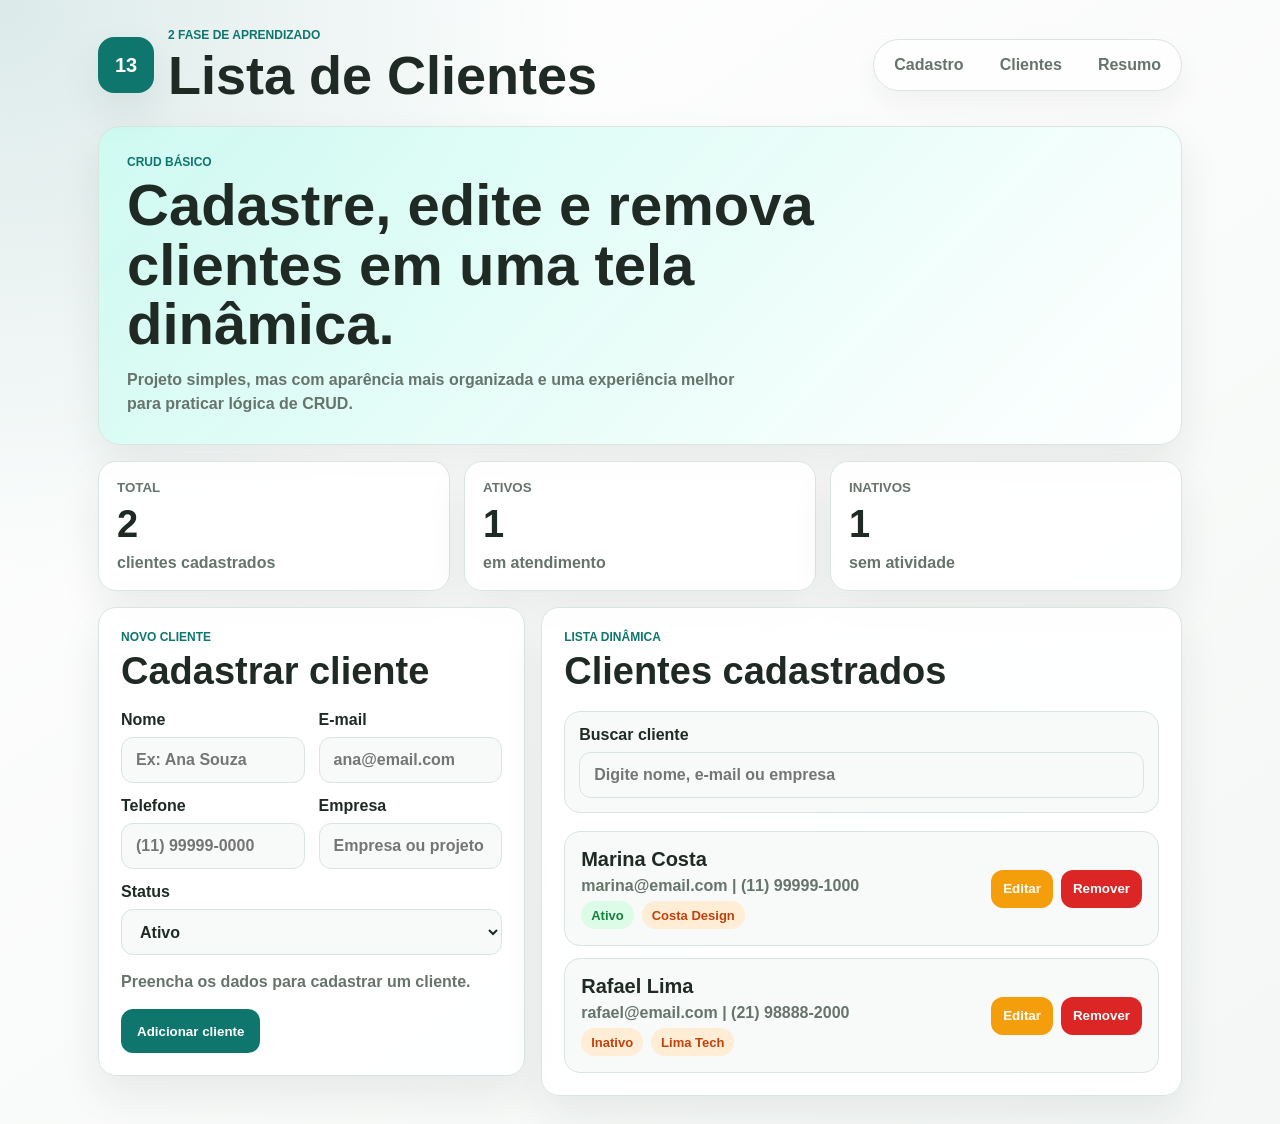
<file: Customer List CRUD/frontend/index.html>
<!DOCTYPE html>
<html lang="pt-BR">
<head>
    <meta charset="UTF-8">
    <meta name="viewport" content="width=device-width, initial-scale=1.0">
    <title>Customer List CRUD</title>
    <link rel="stylesheet" href="css/style.css">
    <script src="js/app.js" defer></script>
</head>
<body>
    <main class="page">
        <header class="header">
            <div class="brand">
                <div class="logo">13</div>
                <div>
                    <span>2 Fase de aprendizado</span>
                    <h1>Lista de Clientes</h1>
                </div>
            </div>

            <nav class="menu" aria-label="Menu principal">
                <a href="#form">Cadastro</a>
                <a href="#customers">Clientes</a>
                <a href="#summary">Resumo</a>
            </nav>
        </header>

        <section class="hero">
            <article>
                <p>CRUD básico</p>
                <h2>Cadastre, edite e remova clientes em uma tela dinâmica.</h2>
                <span>Projeto simples, mas com aparência mais organizada e uma experiência melhor para praticar lógica de CRUD.</span>
            </article>
        </section>

        <section id="summary" class="summary-grid">
            <article class="summary-card">
                <small>Total</small>
                <strong id="totalCustomers">0</strong>
                <span>clientes cadastrados</span>
            </article>
            <article class="summary-card">
                <small>Ativos</small>
                <strong id="activeCustomers">0</strong>
                <span>em atendimento</span>
            </article>
            <article class="summary-card">
                <small>Inativos</small>
                <strong id="inactiveCustomers">0</strong>
                <span>sem atividade</span>
            </article>
        </section>

        <section class="workspace">
            <form id="customerForm" class="panel form-panel">
                <div class="panel-title">
                    <span id="formMode">Novo cliente</span>
                    <h2 id="formTitle">Cadastrar cliente</h2>
                </div>

                <div id="form" class="form-grid">
                    <label>
                        Nome
                        <input id="nameInput" type="text" placeholder="Ex: Ana Souza" autocomplete="off">
                    </label>
                    <label>
                        E-mail
                        <input id="emailInput" type="email" placeholder="ana@email.com" autocomplete="off">
                    </label>
                    <label>
                        Telefone
                        <input id="phoneInput" type="text" placeholder="(11) 99999-0000" autocomplete="off">
                    </label>
                    <label>
                        Empresa
                        <input id="companyInput" type="text" placeholder="Empresa ou projeto" autocomplete="off">
                    </label>
                    <label>
                        Status
                        <select id="statusInput">
                            <option value="Ativo">Ativo</option>
                            <option value="Inativo">Inativo</option>
                        </select>
                    </label>
                </div>

                <p id="formMessage" class="form-message">Preencha os dados para cadastrar um cliente.</p>

                <div class="actions">
                    <button id="submitButton" type="submit">Adicionar cliente</button>
                    <button id="cancelButton" class="ghost" type="button">Cancelar edição</button>
                </div>
            </form>

            <section id="customers" class="panel list-panel">
                <div class="panel-title">
                    <span>Lista dinâmica</span>
                    <h2>Clientes cadastrados</h2>
                </div>

                <label class="search-label">
                    Buscar cliente
                    <input id="searchInput" type="search" placeholder="Digite nome, e-mail ou empresa">
                </label>

                <div id="customerList" class="customer-list"></div>
            </section>
        </section>
    </main>
</body>
</html>
</file>
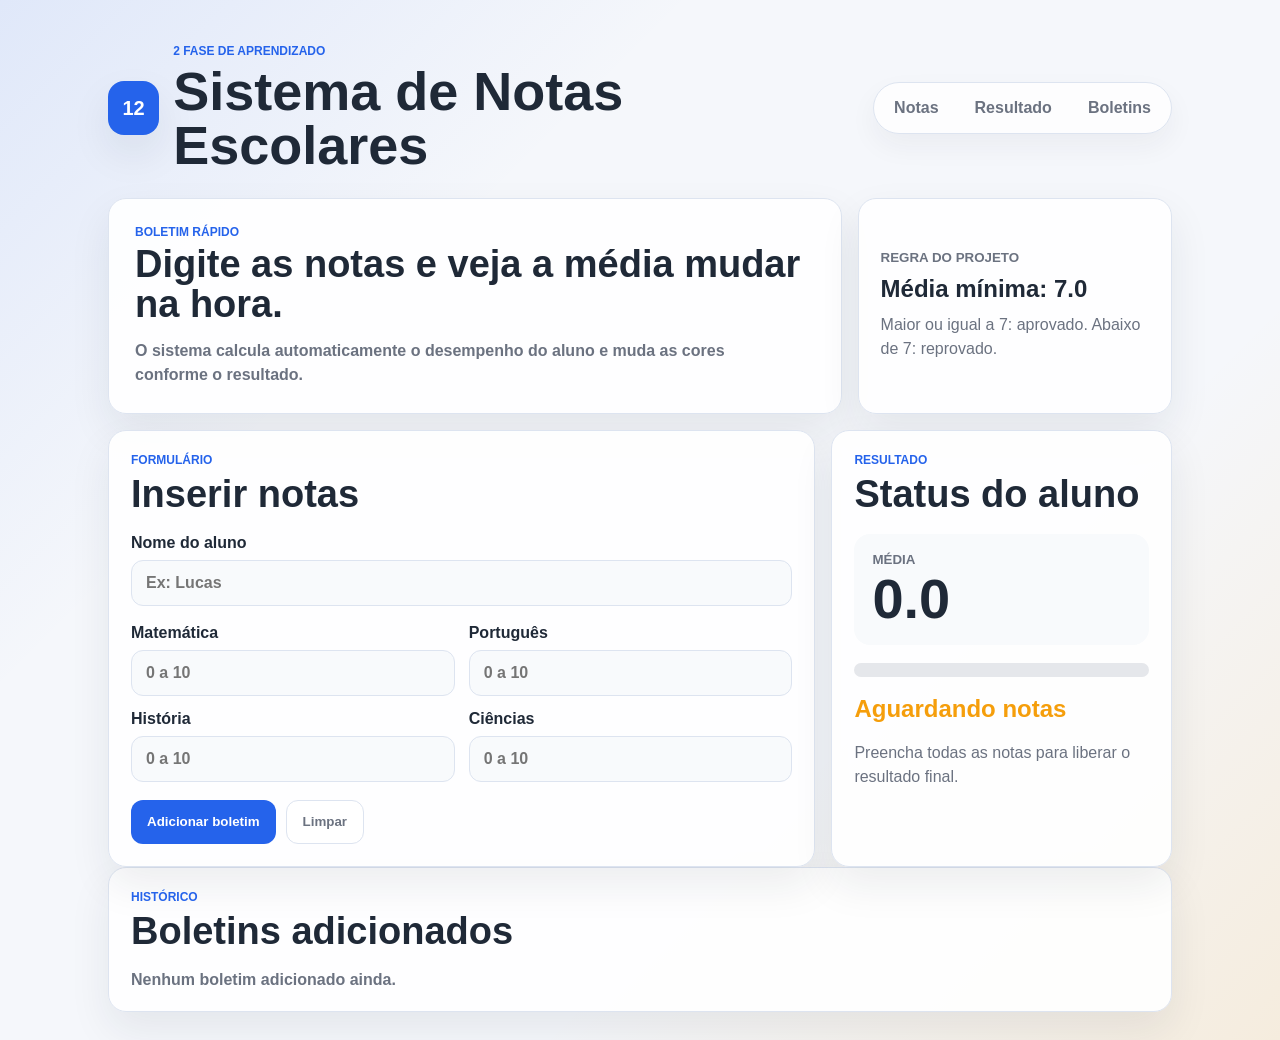
<file: School Grades System/frontend/index.html>
<!DOCTYPE html>
<html lang="pt-BR">
<head>
    <meta charset="UTF-8">
    <meta name="viewport" content="width=device-width, initial-scale=1.0">
    <title>School Grades System</title>
    <link rel="stylesheet" href="css/style.css">
    <script src="js/app.js" defer></script>
</head>
<body>
    <main class="page">
        <header class="header">
            <div class="brand">
                <div class="logo">12</div>
                <div>
                    <span>2 Fase de aprendizado</span>
                    <h1>Sistema de Notas Escolares</h1>
                </div>
            </div>

            <nav class="menu" aria-label="Menu principal">
                <a href="#form">Notas</a>
                <a href="#result">Resultado</a>
                <a href="#history">Boletins</a>
            </nav>
        </header>

        <section class="intro-grid">
            <article class="intro-card">
                <p>Boletim rápido</p>
                <h2>Digite as notas e veja a média mudar na hora.</h2>
                <span>O sistema calcula automaticamente o desempenho do aluno e muda as cores conforme o resultado.</span>
            </article>

            <article class="rule-card">
                <small>Regra do projeto</small>
                <strong>Média mínima: 7.0</strong>
                <p>Maior ou igual a 7: aprovado. Abaixo de 7: reprovado.</p>
            </article>
        </section>

        <section class="workspace">
            <form id="gradeForm" class="panel form-panel">
                <div class="panel-title">
                    <span>Formulário</span>
                    <h2>Inserir notas</h2>
                </div>

                <label>
                    Nome do aluno
                    <input id="studentName" type="text" placeholder="Ex: Lucas" autocomplete="off">
                </label>

                <div id="form" class="grade-grid">
                    <label>
                        Matemática
                        <input class="grade-input" type="number" min="0" max="10" step="0.1" placeholder="0 a 10">
                    </label>
                    <label>
                        Português
                        <input class="grade-input" type="number" min="0" max="10" step="0.1" placeholder="0 a 10">
                    </label>
                    <label>
                        História
                        <input class="grade-input" type="number" min="0" max="10" step="0.1" placeholder="0 a 10">
                    </label>
                    <label>
                        Ciências
                        <input class="grade-input" type="number" min="0" max="10" step="0.1" placeholder="0 a 10">
                    </label>
                </div>

                <div class="actions">
                    <button type="submit">Adicionar boletim</button>
                    <button id="clearButton" class="ghost" type="button">Limpar</button>
                </div>
            </form>

            <aside id="result" class="panel result-panel waiting">
                <div class="panel-title">
                    <span>Resultado</span>
                    <h2>Status do aluno</h2>
                </div>

                <div class="average-box">
                    <small>Média</small>
                    <strong id="averageValue">0.0</strong>
                </div>

                <div class="progress-track">
                    <div id="progressBar" class="progress-bar"></div>
                </div>

                <strong id="statusText" class="status-text">Aguardando notas</strong>
                <p id="feedbackText">Preencha as notas para calcular a média automaticamente.</p>
            </aside>
        </section>

        <section id="history" class="panel history-panel">
            <div class="panel-title">
                <span>Histórico</span>
                <h2>Boletins adicionados</h2>
            </div>

            <div id="reportList" class="report-list"></div>
        </section>
    </main>
</body>
</html>
</file>
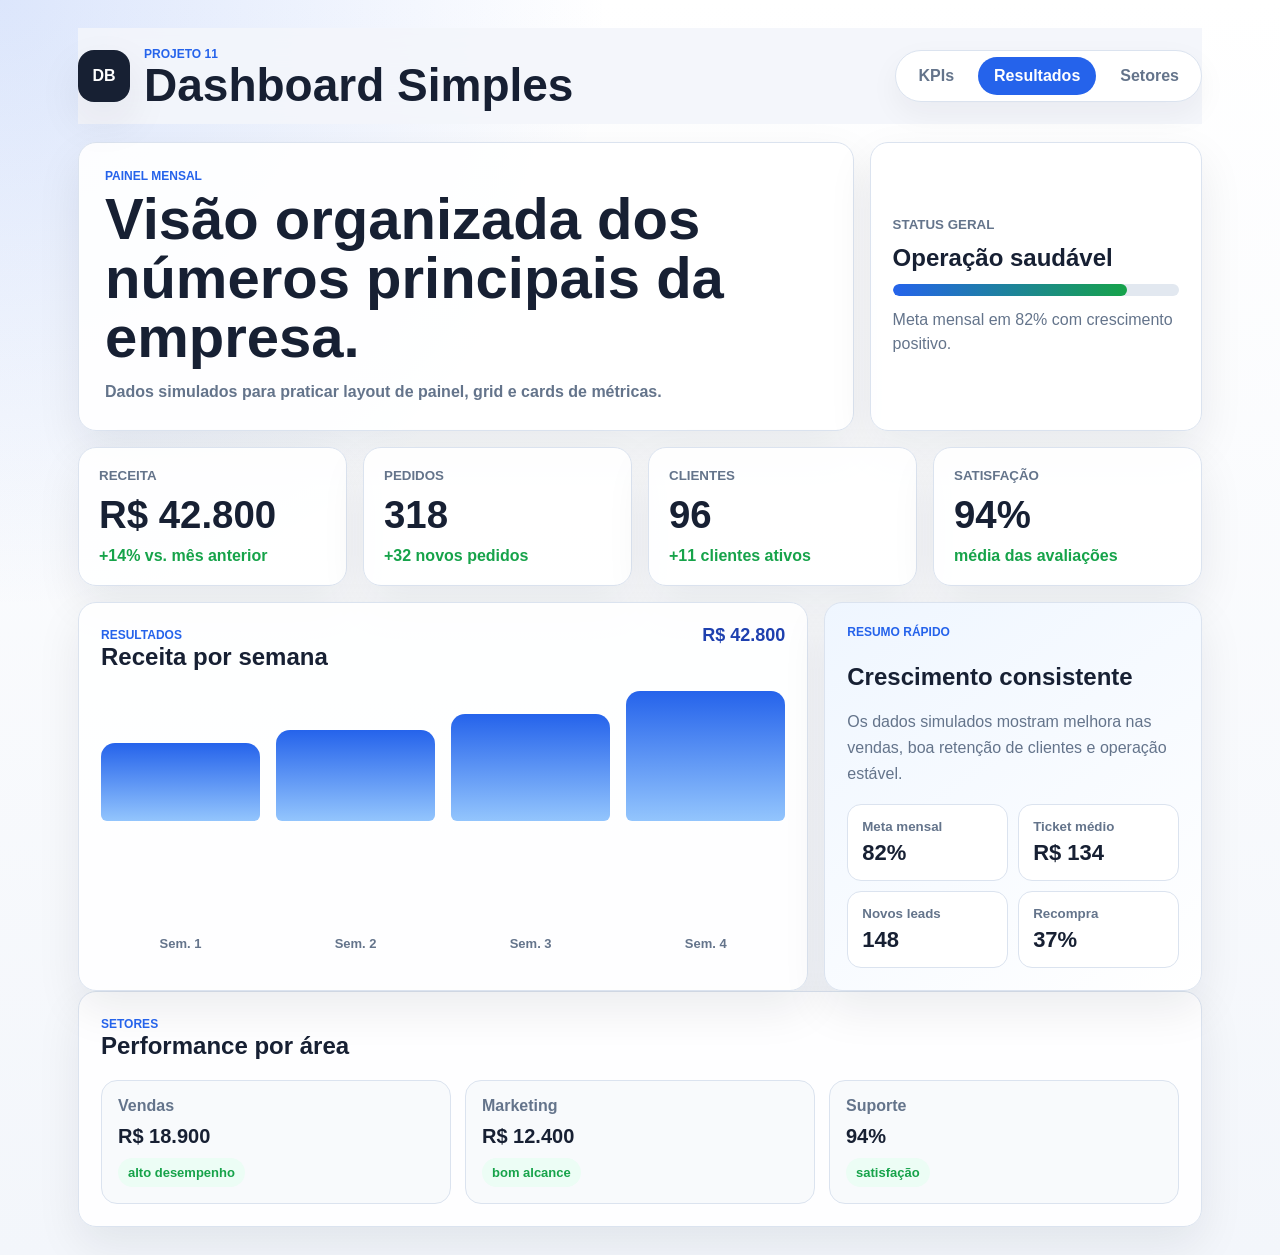
<file: Simple Dashboard/frontend/index.html>
<!DOCTYPE html>
<html lang="pt-BR">
<head>
    <meta charset="UTF-8">
    <meta name="viewport" content="width=device-width, initial-scale=1.0">
    <title>Simple Dashboard</title>
    <link rel="stylesheet" href="css/style.css">
    <script src="js/app.js" defer></script>
</head>
<body>
    <main class="dashboard-page">
        <header class="main-header">
            <div class="brand-area">
                <div class="logo">DB</div>
                <div>
                    <span>Projeto 11</span>
                    <h1>Dashboard Simples</h1>
                </div>
            </div>

            <nav class="top-menu" aria-label="Menu do dashboard">
                <a class="active" href="#kpis" data-menu-link="kpis">KPIs</a>
                <a href="#results" data-menu-link="results">Resultados</a>
                <a href="#departments" data-menu-link="departments">Setores</a>
            </nav>
        </header>

        <section class="hero-grid">
            <article class="hero-card">
                <p>Painel mensal</p>
                <h2>Visão organizada dos números principais da empresa.</h2>
                <span>Dados simulados para praticar layout de painel, grid e cards de métricas.</span>
            </article>

            <article class="status-card">
                <small>Status geral</small>
                <strong>Operação saudável</strong>
                <div class="status-line">
                    <span></span>
                </div>
                <p>Meta mensal em 82% com crescimento positivo.</p>
            </article>
        </section>

        <section id="kpis" class="kpi-grid page-section"></section>

        <section id="results" class="content-grid page-section">
            <article class="panel chart-panel">
                <div class="panel-header">
                    <div>
                        <span>Resultados</span>
                        <h2>Receita por semana</h2>
                    </div>
                    <strong id="totalRevenueText">R$ 0</strong>
                </div>
                <div id="barChart" class="bar-chart"></div>
            </article>

            <article class="panel summary-panel">
                <span>Resumo rápido</span>
                <h2 id="summaryTitle">Carregando...</h2>
                <p id="summaryText">Os dados simulados serão exibidos aqui.</p>
                <div class="mini-grid" id="miniSummary"></div>
            </article>
        </section>

        <section id="departments" class="panel page-section">
            <div class="panel-header">
                <div>
                    <span>Setores</span>
                    <h2>Performance por área</h2>
                </div>
            </div>

            <div class="department-grid" id="departmentGrid"></div>
        </section>
    </main>
</body>
</html>
</file>
<file: Customer List CRUD/frontend/css/style.css>
:root {
    --bg: #f4f7f5;
    --panel: #ffffff;
    --text: #1f2a24;
    --muted: #66746c;
    --line: #dbe5df;
    --green: #0f766e;
    --green-dark: #115e59;
    --green-soft: #ccfbf1;
    --orange: #f59e0b;
    --red: #dc2626;
    --shadow: 0 18px 42px rgba(31, 42, 36, 0.08);
}

* {
    box-sizing: border-box;
}

html {
    scroll-behavior: smooth;
}

body {
    margin: 0;
    min-height: 100vh;
    font-family: Arial, Helvetica, sans-serif;
    background:
        radial-gradient(circle at top left, rgba(15, 118, 110, 0.15), transparent 34%),
        linear-gradient(145deg, #ffffff, var(--bg));
    color: var(--text);
}

.page {
    width: min(1140px, 100%);
    margin: 0 auto;
    padding: 28px;
}

.header {
    display: flex;
    align-items: center;
    justify-content: space-between;
    gap: 18px;
    padding-bottom: 24px;
}

.brand {
    display: flex;
    align-items: center;
    gap: 14px;
}

.logo {
    display: grid;
    width: 56px;
    height: 56px;
    place-items: center;
    border-radius: 16px;
    background: var(--green);
    color: #ffffff;
    font-size: 20px;
    font-weight: 800;
    box-shadow: var(--shadow);
}

.brand span,
.hero p,
.panel-title span {
    display: block;
    margin-bottom: 6px;
    color: var(--green);
    font-size: 12px;
    font-weight: 800;
    letter-spacing: 0;
    text-transform: uppercase;
}

h1,
h2,
p {
    margin: 0;
}

h1 {
    font-size: clamp(30px, 5vw, 54px);
    line-height: 1;
}

h2 {
    font-size: clamp(24px, 3vw, 38px);
}

.menu {
    display: flex;
    gap: 8px;
    padding: 6px;
    border: 1px solid var(--line);
    border-radius: 999px;
    background: rgba(255, 255, 255, 0.85);
    box-shadow: 0 12px 28px rgba(31, 42, 36, 0.05);
}

.menu a {
    display: inline-flex;
    min-height: 38px;
    align-items: center;
    border-radius: 999px;
    color: var(--muted);
    padding: 0 14px;
    text-decoration: none;
    font-weight: 800;
}

.menu a:hover {
    background: var(--green);
    color: #ffffff;
}

.hero {
    display: grid;
    margin-bottom: 16px;
    padding: 28px;
    border: 1px solid var(--line);
    border-radius: 22px;
    background:
        linear-gradient(135deg, rgba(204, 251, 241, 0.9), rgba(255, 255, 255, 0.92));
    box-shadow: var(--shadow);
}

.hero h2 {
    max-width: 760px;
    font-size: clamp(32px, 5vw, 58px);
    line-height: 1.03;
}

.hero span {
    display: block;
    max-width: 620px;
    margin-top: 14px;
    color: var(--muted);
    font-weight: 700;
    line-height: 1.5;
}

.summary-grid {
    display: grid;
    grid-template-columns: repeat(3, minmax(0, 1fr));
    gap: 14px;
    margin-bottom: 16px;
}

.summary-card,
.panel {
    border: 1px solid var(--line);
    border-radius: 18px;
    background: rgba(255, 255, 255, 0.94);
    box-shadow: var(--shadow);
}

.summary-card {
    display: grid;
    gap: 8px;
    padding: 18px;
}

.summary-card small {
    color: var(--muted);
    font-weight: 800;
    text-transform: uppercase;
}

.summary-card strong {
    font-size: 38px;
}

.summary-card span {
    color: var(--muted);
    font-weight: 700;
}

.workspace {
    display: grid;
    grid-template-columns: minmax(300px, 0.8fr) minmax(0, 1.2fr);
    gap: 16px;
    align-items: start;
}

.panel {
    padding: 22px;
}

.form-panel,
.list-panel {
    display: grid;
    gap: 18px;
}

.form-grid {
    display: grid;
    grid-template-columns: repeat(2, minmax(0, 1fr));
    gap: 14px;
}

.form-grid label:last-child {
    grid-column: span 2;
}

label {
    display: grid;
    gap: 8px;
    color: var(--text);
    font-weight: 800;
}

input,
select {
    width: 100%;
    min-height: 46px;
    border: 1px solid var(--line);
    border-radius: 12px;
    background: #f8faf9;
    color: var(--text);
    padding: 0 14px;
    font: inherit;
    font-weight: 700;
    outline: none;
}

input:focus,
select:focus {
    border-color: var(--green);
    box-shadow: 0 0 0 4px rgba(15, 118, 110, 0.12);
}

.form-message {
    color: var(--muted);
    font-weight: 700;
}

.form-message.error {
    color: var(--red);
}

.form-message.success {
    color: var(--green);
}

.actions {
    display: flex;
    flex-wrap: wrap;
    gap: 10px;
}

button {
    min-height: 44px;
    border: 0;
    border-radius: 12px;
    background: var(--green);
    color: #ffffff;
    padding: 0 16px;
    font-weight: 800;
    cursor: pointer;
}

button:hover {
    background: var(--green-dark);
}

.ghost {
    display: none;
    border: 1px solid var(--line);
    background: #ffffff;
    color: var(--muted);
}

.ghost.visible {
    display: inline-flex;
    align-items: center;
}

.search-label {
    padding: 14px;
    border: 1px solid var(--line);
    border-radius: 16px;
    background: #f8faf9;
}

.customer-list {
    display: grid;
    gap: 12px;
}

.customer-card {
    display: grid;
    grid-template-columns: 1fr auto;
    gap: 14px;
    align-items: center;
    padding: 16px;
    border: 1px solid var(--line);
    border-radius: 16px;
    background: #f8faf9;
}

.customer-info {
    display: grid;
    gap: 6px;
}

.customer-info strong {
    font-size: 20px;
}

.customer-info span {
    color: var(--muted);
    font-weight: 700;
}

.customer-meta {
    display: flex;
    flex-wrap: wrap;
    gap: 8px;
}

.badge {
    display: inline-flex;
    min-height: 28px;
    align-items: center;
    border-radius: 999px;
    padding: 0 10px;
    font-size: 13px;
    font-weight: 800;
}

.badge.active {
    background: #dcfce7;
    color: #15803d;
}

.badge.inactive {
    background: #ffedd5;
    color: #c2410c;
}

.card-actions {
    display: flex;
    gap: 8px;
}

.edit-button,
.remove-button {
    min-height: 38px;
    padding: 0 12px;
}

.edit-button {
    background: var(--orange);
}

.edit-button:hover {
    background: #d97706;
}

.remove-button {
    background: var(--red);
}

.remove-button:hover {
    background: #b91c1c;
}

.empty-message {
    padding: 18px;
    border: 1px dashed var(--line);
    border-radius: 16px;
    color: var(--muted);
    font-weight: 800;
    text-align: center;
}

@media (max-width: 900px) {
    .header,
    .workspace {
        grid-template-columns: 1fr;
    }

    .header {
        display: grid;
    }
}

@media (max-width: 680px) {
    .page {
        padding: 18px;
    }

    .brand {
        align-items: flex-start;
    }

    .menu {
        overflow-x: auto;
    }

    .summary-grid,
    .form-grid,
    .customer-card {
        grid-template-columns: 1fr;
    }

    .form-grid label:last-child {
        grid-column: auto;
    }

    .card-actions {
        justify-content: stretch;
    }

    .card-actions button {
        flex: 1;
    }
}
</file>
<file: School Grades System/frontend/css/style.css>
:root {
    --bg: #f5f7fb;
    --panel: #ffffff;
    --text: #1f2937;
    --muted: #6b7280;
    --line: #dde4f0;
    --blue: #2563eb;
    --green: #16a34a;
    --red: #dc2626;
    --yellow: #f59e0b;
    --shadow: 0 18px 42px rgba(31, 41, 55, 0.08);
}

* {
    box-sizing: border-box;
}

html {
    scroll-behavior: smooth;
}

body {
    margin: 0;
    min-height: 100vh;
    font-family: Arial, Helvetica, sans-serif;
    background:
        linear-gradient(135deg, rgba(37, 99, 235, 0.10), transparent 30%),
        linear-gradient(315deg, rgba(245, 158, 11, 0.12), transparent 32%),
        var(--bg);
    color: var(--text);
}

.page {
    width: min(1120px, 100%);
    margin: 0 auto;
    padding: 28px;
}

.header {
    display: flex;
    align-items: center;
    justify-content: space-between;
    gap: 18px;
    padding: 16px 0 26px;
}

.brand {
    display: flex;
    align-items: center;
    gap: 14px;
}

.logo {
    display: grid;
    width: 54px;
    height: 54px;
    place-items: center;
    border-radius: 16px;
    background: var(--blue);
    color: #ffffff;
    font-size: 20px;
    font-weight: 800;
    box-shadow: var(--shadow);
}

.brand span,
.intro-card p,
.panel-title span {
    display: block;
    margin-bottom: 6px;
    color: var(--blue);
    font-size: 12px;
    font-weight: 800;
    letter-spacing: 0;
    text-transform: uppercase;
}

h1,
h2,
p {
    margin: 0;
}

h1 {
    font-size: clamp(30px, 5vw, 54px);
    line-height: 1;
}

h2 {
    font-size: clamp(24px, 3vw, 38px);
}

.menu {
    display: flex;
    gap: 8px;
    padding: 6px;
    border: 1px solid var(--line);
    border-radius: 999px;
    background: rgba(255, 255, 255, 0.8);
    box-shadow: 0 12px 28px rgba(31, 41, 55, 0.05);
}

.menu a {
    display: inline-flex;
    min-height: 38px;
    align-items: center;
    border-radius: 999px;
    color: var(--muted);
    padding: 0 14px;
    text-decoration: none;
    font-weight: 800;
}

.menu a:hover {
    background: var(--blue);
    color: #ffffff;
}

.intro-grid {
    display: grid;
    grid-template-columns: minmax(0, 1.4fr) minmax(260px, 0.6fr);
    gap: 16px;
}

.intro-card,
.rule-card,
.panel {
    border: 1px solid var(--line);
    border-radius: 18px;
    background: rgba(255, 255, 255, 0.92);
    box-shadow: var(--shadow);
}

.intro-card {
    padding: 26px;
}

.intro-card h2 {
    max-width: 720px;
    line-height: 1.05;
}

.intro-card span {
    display: block;
    max-width: 620px;
    margin-top: 14px;
    color: var(--muted);
    font-weight: 700;
    line-height: 1.5;
}

.rule-card {
    display: grid;
    align-content: center;
    gap: 10px;
    padding: 22px;
}

.rule-card small {
    color: var(--muted);
    font-weight: 800;
    text-transform: uppercase;
}

.rule-card strong {
    font-size: 24px;
}

.rule-card p {
    color: var(--muted);
    line-height: 1.5;
}

.workspace {
    display: grid;
    grid-template-columns: minmax(0, 1.35fr) minmax(280px, 0.65fr);
    gap: 16px;
    margin-top: 16px;
}

.panel {
    padding: 22px;
}

.form-panel,
.result-panel,
.history-panel {
    display: grid;
    gap: 18px;
}

label {
    display: grid;
    gap: 8px;
    color: var(--text);
    font-weight: 800;
}

input {
    width: 100%;
    min-height: 46px;
    border: 1px solid var(--line);
    border-radius: 12px;
    background: #f8fafc;
    color: var(--text);
    padding: 0 14px;
    font: inherit;
    font-weight: 700;
    outline: none;
}

input:focus {
    border-color: var(--blue);
    box-shadow: 0 0 0 4px rgba(37, 99, 235, 0.12);
}

.grade-grid {
    display: grid;
    grid-template-columns: repeat(2, minmax(0, 1fr));
    gap: 14px;
}

.actions {
    display: flex;
    flex-wrap: wrap;
    gap: 10px;
}

button {
    min-height: 44px;
    border: 0;
    border-radius: 12px;
    background: var(--blue);
    color: #ffffff;
    padding: 0 16px;
    font-weight: 800;
    cursor: pointer;
}

button:hover {
    filter: brightness(0.95);
}

.ghost {
    border: 1px solid var(--line);
    background: #ffffff;
    color: var(--muted);
}

.result-panel {
    align-content: start;
}

.average-box {
    display: grid;
    gap: 4px;
    padding: 18px;
    border-radius: 16px;
    background: #f8fafc;
}

.average-box small {
    color: var(--muted);
    font-weight: 800;
    text-transform: uppercase;
}

.average-box strong {
    font-size: 56px;
    line-height: 1;
}

.progress-track {
    height: 14px;
    overflow: hidden;
    border-radius: 999px;
    background: #e5e7eb;
}

.progress-bar {
    width: 0%;
    height: 100%;
    border-radius: inherit;
    background: var(--yellow);
    transition: width 200ms ease, background 200ms ease;
}

.status-text {
    font-size: 24px;
}

.result-panel p {
    color: var(--muted);
    line-height: 1.5;
}

.approved {
    border-color: rgba(22, 163, 74, 0.5);
}

.approved .progress-bar {
    background: var(--green);
}

.approved .status-text {
    color: var(--green);
}

.failed {
    border-color: rgba(220, 38, 38, 0.45);
}

.failed .progress-bar {
    background: var(--red);
}

.failed .status-text {
    color: var(--red);
}

.waiting .status-text {
    color: var(--yellow);
}

.report-list {
    display: grid;
    gap: 10px;
}

.report-card {
    display: grid;
    grid-template-columns: 1fr auto;
    gap: 12px;
    align-items: center;
    padding: 14px;
    border: 1px solid var(--line);
    border-radius: 14px;
    background: #f8fafc;
}

.report-card strong {
    display: block;
    margin-bottom: 4px;
}

.report-card span {
    color: var(--muted);
    font-weight: 700;
}

.report-status {
    padding: 8px 10px;
    border-radius: 999px;
    font-size: 13px;
    font-weight: 800;
}

.report-status.approved-label {
    background: #dcfce7;
    color: var(--green);
}

.report-status.failed-label {
    background: #fee2e2;
    color: var(--red);
}

.empty-message {
    color: var(--muted);
    font-weight: 700;
}

@media (max-width: 880px) {
    .header,
    .intro-grid,
    .workspace {
        grid-template-columns: 1fr;
    }

    .header {
        display: grid;
    }
}

@media (max-width: 620px) {
    .page {
        padding: 18px;
    }

    .brand {
        align-items: flex-start;
    }

    .menu {
        overflow-x: auto;
    }

    .grade-grid,
    .report-card {
        grid-template-columns: 1fr;
    }
}
</file>
<file: Simple Dashboard/frontend/css/style.css>
:root {
    --bg: #f3f6fb;
    --panel: #ffffff;
    --text: #172033;
    --muted: #64748b;
    --line: #dbe3ef;
    --accent: #2563eb;
    --accent-dark: #1e40af;
    --green: #16a34a;
    --orange: #f59e0b;
    --shadow: 0 18px 45px rgba(15, 23, 42, 0.08);
}

* {
    box-sizing: border-box;
}

html {
    scroll-behavior: smooth;
}

body {
    margin: 0;
    min-height: 100vh;
    font-family: Arial, Helvetica, sans-serif;
    background:
        radial-gradient(circle at top left, rgba(37, 99, 235, 0.16), transparent 34%),
        linear-gradient(180deg, #ffffff, var(--bg));
    color: var(--text);
}

.dashboard-page {
    width: min(1180px, 100%);
    margin: 0 auto;
    padding: 28px;
}

.main-header {
    position: sticky;
    top: 0;
    z-index: 10;
    display: flex;
    align-items: center;
    justify-content: space-between;
    gap: 18px;
    padding: 16px 0;
    background: rgba(243, 246, 251, 0.9);
    backdrop-filter: blur(16px);
}

.brand-area {
    display: flex;
    align-items: center;
    gap: 14px;
}

.logo {
    display: grid;
    width: 52px;
    height: 52px;
    place-items: center;
    border-radius: 16px;
    background: var(--text);
    color: #ffffff;
    font-weight: 800;
    box-shadow: var(--shadow);
}

.brand-area span,
.hero-card p,
.panel-header span,
.summary-panel > span {
    margin: 0 0 6px;
    color: var(--accent);
    font-size: 12px;
    font-weight: 800;
    letter-spacing: 0;
    text-transform: uppercase;
}

h1,
h2,
p {
    margin: 0;
}

h1 {
    font-size: clamp(28px, 4vw, 46px);
    line-height: 1;
}

.top-menu {
    display: flex;
    gap: 8px;
    padding: 6px;
    border: 1px solid var(--line);
    border-radius: 999px;
    background: var(--panel);
    box-shadow: 0 12px 30px rgba(15, 23, 42, 0.05);
}

.top-menu a {
    display: inline-flex;
    min-height: 38px;
    align-items: center;
    border-radius: 999px;
    color: var(--muted);
    padding: 0 16px;
    text-decoration: none;
    font-weight: 800;
    transition: 160ms ease;
}

.top-menu a.active,
.top-menu a:hover {
    background: var(--accent);
    color: #ffffff;
}

.hero-grid {
    display: grid;
    grid-template-columns: minmax(0, 1.4fr) minmax(280px, 0.6fr);
    gap: 16px;
    margin-top: 18px;
}

.hero-card,
.status-card,
.kpi-card,
.panel {
    border: 1px solid var(--line);
    border-radius: 18px;
    background: rgba(255, 255, 255, 0.92);
    box-shadow: var(--shadow);
}

.hero-card {
    padding: 26px;
}

.hero-card h2 {
    max-width: 760px;
    font-size: clamp(30px, 5vw, 58px);
    line-height: 1.02;
}

.hero-card span {
    display: block;
    max-width: 620px;
    margin-top: 14px;
    color: var(--muted);
    font-weight: 700;
    line-height: 1.5;
}

.status-card {
    display: grid;
    align-content: center;
    gap: 12px;
    padding: 22px;
}

.status-card small {
    color: var(--muted);
    font-weight: 800;
    text-transform: uppercase;
}

.status-card strong {
    font-size: 24px;
}

.status-card p {
    color: var(--muted);
    line-height: 1.5;
}

.status-line {
    height: 12px;
    overflow: hidden;
    border-radius: 999px;
    background: #e2e8f0;
}

.status-line span {
    display: block;
    width: 82%;
    height: 100%;
    border-radius: inherit;
    background: linear-gradient(90deg, var(--accent), var(--green));
}

.page-section {
    scroll-margin-top: 92px;
}

.kpi-grid {
    display: grid;
    grid-template-columns: repeat(4, minmax(0, 1fr));
    gap: 16px;
    margin-top: 16px;
}

.kpi-card {
    display: grid;
    gap: 10px;
    padding: 20px;
}

.kpi-card small {
    color: var(--muted);
    font-weight: 800;
    text-transform: uppercase;
}

.kpi-card strong {
    font-size: clamp(28px, 3vw, 40px);
}

.kpi-card span {
    color: var(--green);
    font-weight: 800;
}

.content-grid {
    display: grid;
    grid-template-columns: minmax(0, 1.45fr) minmax(280px, 0.75fr);
    gap: 16px;
    margin-top: 16px;
}

.panel {
    padding: 22px;
}

.panel-header {
    display: flex;
    align-items: flex-start;
    justify-content: space-between;
    gap: 16px;
    margin-bottom: 20px;
}

.panel-header strong {
    color: var(--accent-dark);
    font-size: 18px;
}

.bar-chart {
    display: grid;
    grid-template-columns: repeat(4, 1fr);
    gap: 16px;
    align-items: end;
    min-height: 260px;
}

.bar-item {
    display: grid;
    gap: 8px;
    height: 100%;
    align-items: end;
}

.bar {
    min-height: 22px;
    border-radius: 14px 14px 6px 6px;
    background: linear-gradient(180deg, var(--accent), #93c5fd);
}

.bar-label {
    color: var(--muted);
    font-size: 13px;
    font-weight: 800;
    text-align: center;
}

.summary-panel {
    display: grid;
    align-content: space-between;
    gap: 18px;
    background: linear-gradient(145deg, #eff6ff, #ffffff);
}

.summary-panel p {
    color: var(--muted);
    line-height: 1.6;
}

.mini-grid {
    display: grid;
    grid-template-columns: 1fr 1fr;
    gap: 10px;
}

.mini-item {
    padding: 14px;
    border: 1px solid var(--line);
    border-radius: 14px;
    background: #ffffff;
}

.mini-item small {
    display: block;
    color: var(--muted);
    font-weight: 800;
}

.mini-item strong {
    display: block;
    margin-top: 6px;
    font-size: 22px;
}

.department-grid {
    display: grid;
    grid-template-columns: repeat(3, minmax(0, 1fr));
    gap: 14px;
}

.department-card {
    display: grid;
    gap: 10px;
    padding: 16px;
    border: 1px solid var(--line);
    border-radius: 16px;
    background: #f8fafc;
}

.department-card strong {
    font-size: 20px;
}

.department-card span {
    color: var(--muted);
    font-weight: 700;
}

.department-card .tag {
    justify-self: start;
    padding: 7px 10px;
    border-radius: 999px;
    background: #ecfdf5;
    color: var(--green);
    font-size: 13px;
    font-weight: 800;
}

@media (max-width: 880px) {
    .main-header,
    .hero-grid,
    .content-grid {
        grid-template-columns: 1fr;
    }

    .main-header {
        display: grid;
    }

    .kpi-grid,
    .department-grid {
        grid-template-columns: repeat(2, minmax(0, 1fr));
    }
}

@media (max-width: 620px) {
    .dashboard-page {
        padding: 18px;
    }

    .brand-area {
        align-items: flex-start;
    }

    .top-menu {
        width: 100%;
        overflow-x: auto;
    }

    .kpi-grid,
    .department-grid,
    .mini-grid {
        grid-template-columns: 1fr;
    }
}
</file>
